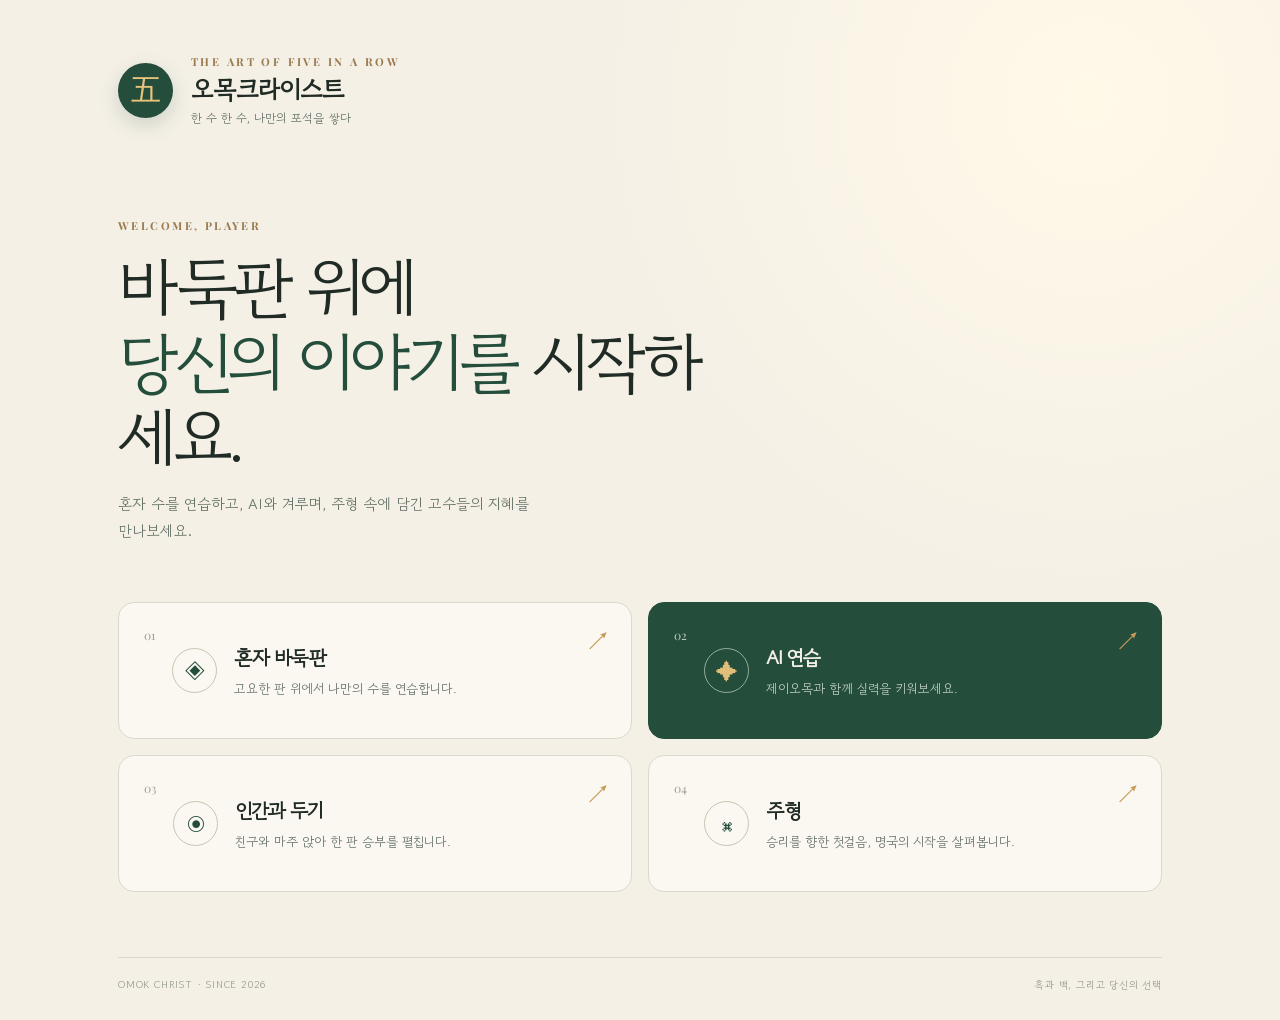
<file: index.html>
<!doctype html>
<html lang="ko">
<head>
  <meta charset="UTF-8" />
  <meta name="viewport" content="width=device-width, initial-scale=1.0" />
  <title>오목크라이스트 · Omok Christ</title>
  <link rel="preconnect" href="https://fonts.googleapis.com" />
  <link rel="preconnect" href="https://fonts.gstatic.com" crossorigin />
  <link href="https://fonts.googleapis.com/css2?family=Gowun+Dodum&family=Playfair+Display:wght@600;700&display=swap" rel="stylesheet" />
  <link rel="stylesheet" href="styles.css" />
</head>
<body class="home-page">
  <main class="home-shell">
    <header class="brand-lockup"><span class="brand-mark">五</span><div><p class="eyebrow">THE ART OF FIVE IN A ROW</p><h1>오목크라이스트</h1><p class="brand-subtitle">한 수 한 수, 나만의 포석을 쌓다</p></div></header>
    <section class="home-intro"><p class="intro-kicker">WELCOME, PLAYER</p><h2>바둑판 위에<br /><em>당신의 이야기를</em> 시작하세요.</h2><p>혼자 수를 연습하고, AI와 겨루며, 주형 속에 담긴 고수들의 지혜를 만나보세요.</p></section>
    <nav class="home-menu" aria-label="게임 메뉴">
      <a class="menu-card card-solo" href="solobaduk.html"><span class="card-number">01</span><span class="menu-icon">◈</span><div><h3>혼자 바둑판</h3><p>고요한 판 위에서 나만의 수를 연습합니다.</p></div><span class="arrow">↗</span></a>
      <a class="menu-card card-ai" href="AIpractice.html"><span class="card-number">02</span><span class="menu-icon">✦</span><div><h3>AI 연습</h3><p>제이오목과 함께 실력을 키워보세요.</p></div><span class="arrow">↗</span></a>
      <a class="menu-card card-human" href="humangame.html"><span class="card-number">03</span><span class="menu-icon">◉</span><div><h3>인간과 두기</h3><p>친구와 마주 앉아 한 판 승부를 펼칩니다.</p></div><span class="arrow">↗</span></a>
      <a class="menu-card card-joseki" href="joseki.html"><span class="card-number">04</span><span class="menu-icon">⌘</span><div><h3>주형</h3><p>승리를 향한 첫걸음, 명국의 시작을 살펴봅니다.</p></div><span class="arrow">↗</span></a>
    </nav>
    <footer class="home-footer"><span>OMOK CHRIST · SINCE 2026</span><span>흑과 백, 그리고 당신의 선택</span></footer>
  </main>
</body>
</html>
</file>
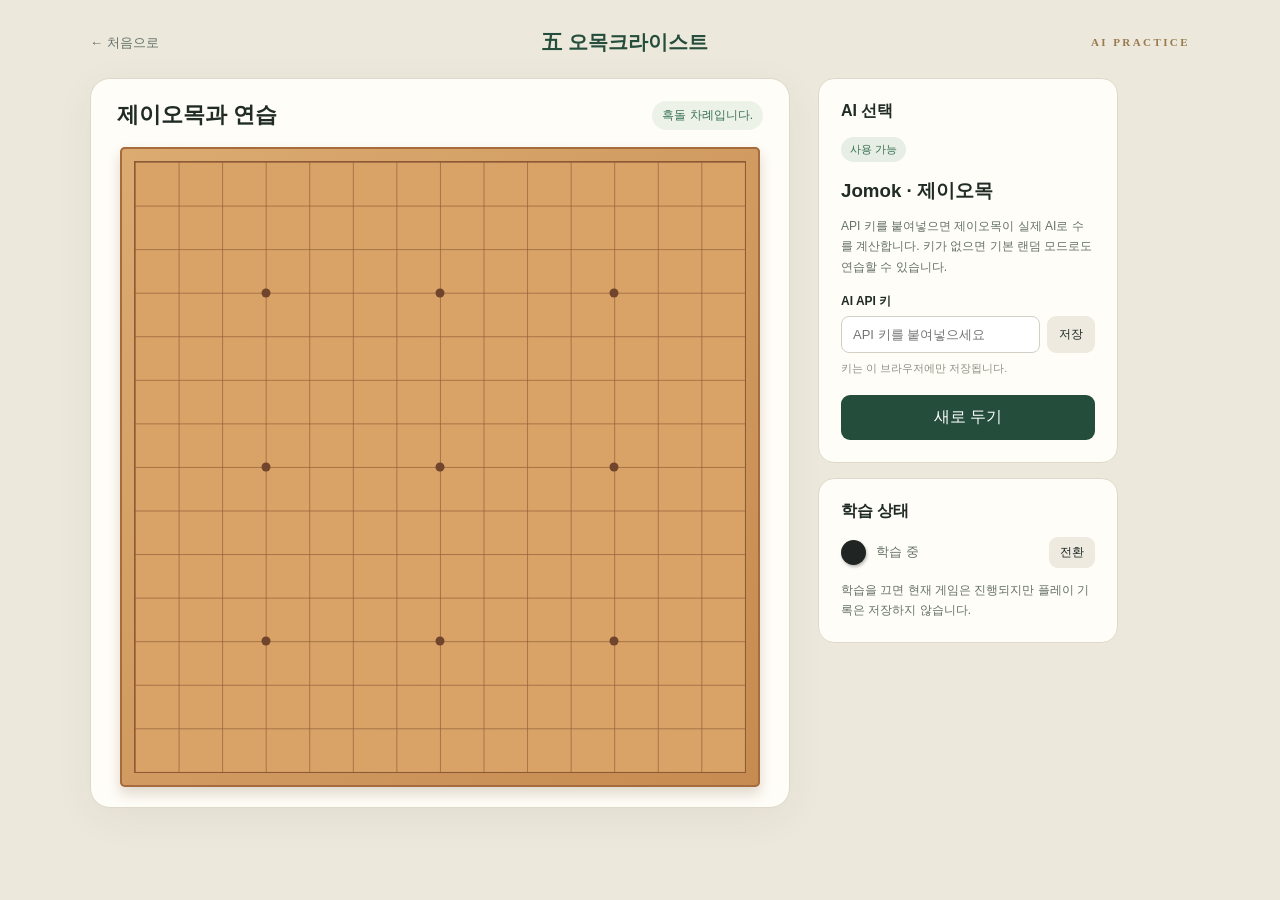
<file: AIpractice.html>
<!doctype html><html lang="ko"><head><meta charset="UTF-8"><meta name="viewport" content="width=device-width, initial-scale=1"><title>AI 연습 · 오목크라이스트</title><link rel="stylesheet" href="styles.css"></head><body class="game-page" data-mode="ai"><header class="game-header"><a class="back-link" href="index.html">← 처음으로</a><a class="game-brand" href="index.html">五 오목크라이스트</a><span class="eyebrow">AI PRACTICE</span></header><main class="game-layout"><section class="board-panel"><div class="board-top"><h1 class="game-title">제이오목과 연습</h1><span id="game-status" class="status-pill">흑돌 차례입니다.</span></div><div class="board-wrap"><div id="board" class="board" role="grid" aria-label="AI 오목판"></div></div></section><aside class="side-panel"><div class="info-card"><h2>AI 선택</h2><span class="tag">사용 가능</span><h3 style="margin:16px 0 4px">Jomok · 제이오목</h3><p class="helper">API 키를 붙여넣으면 제이오목이 실제 AI로 수를 계산합니다. 키가 없으면 기본 랜덤 모드로도 연습할 수 있습니다.</p><label class="api-label" for="ai-api-key">AI API 키</label><div class="api-input-row"><input id="ai-api-key" class="api-input" type="password" placeholder="API 키를 붙여넣으세요" autocomplete="off"><button class="btn secondary api-save" id="save-api-key">저장</button></div><p class="api-note" id="api-status">키는 이 브라우저에만 저장됩니다.</p><div class="button-row"><button class="btn" id="reset-game">새로 두기</button></div></div><div class="info-card"><h2>학습 상태</h2><div class="turn-indicator"><span class="mini-stone black"></span><span id="learning-label">학습 중</span><button class="btn secondary" id="learning-toggle" style="margin-left:auto;padding:7px 11px;font-size:12px">전환</button></div><p class="helper" style="margin-bottom:0">학습을 끄면 현재 게임은 진행되지만 플레이 기록은 저장하지 않습니다.</p></div></aside></main><script src="game.js"></script></body></html>
</file>
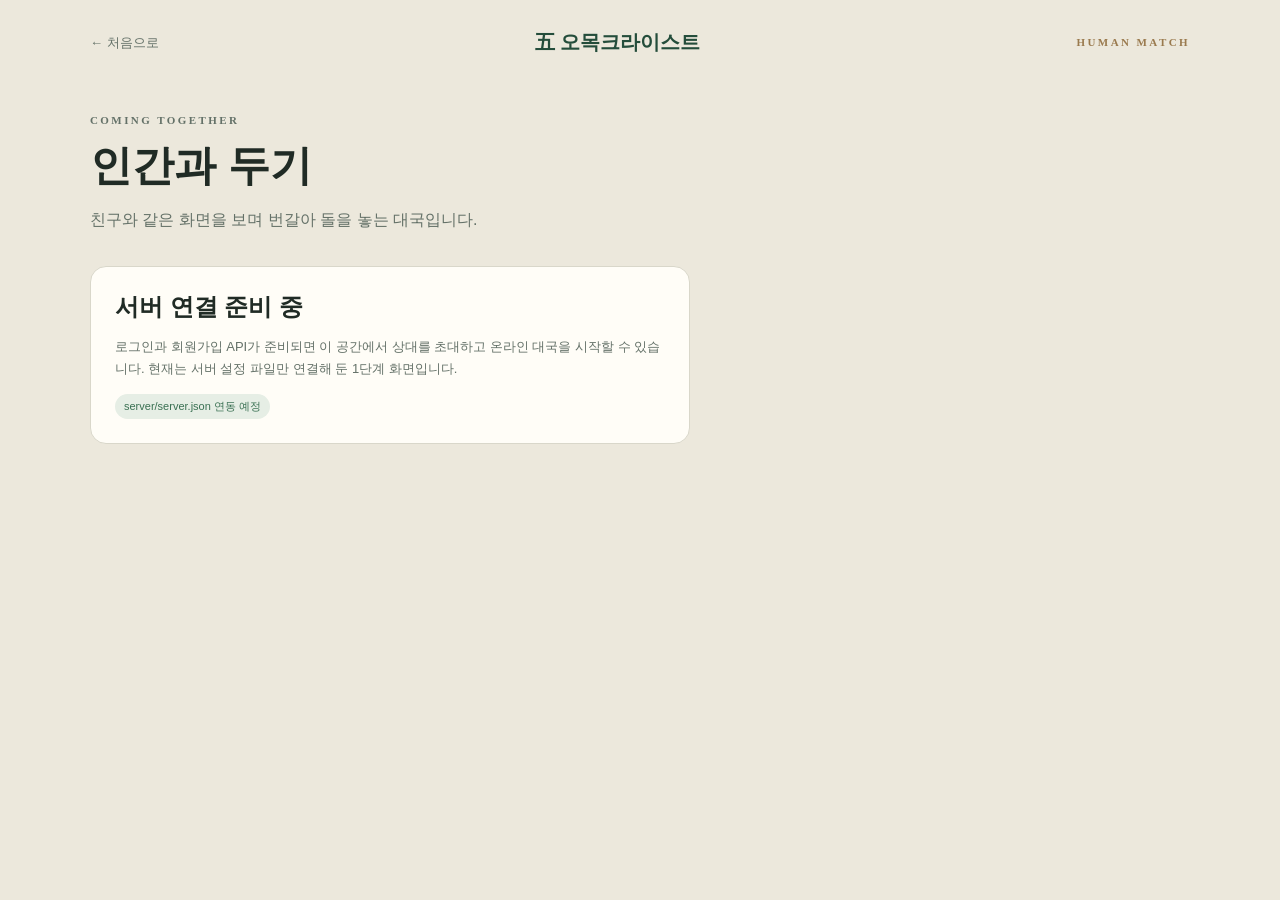
<file: humangame.html>
<!doctype html><html lang="ko"><head><meta charset="UTF-8"><meta name="viewport" content="width=device-width, initial-scale=1"><title>인간과 두기 · 오목크라이스트</title><link rel="stylesheet" href="styles.css"></head><body class="game-page" data-mode="solo"><header class="game-header"><a class="back-link" href="index.html">← 처음으로</a><a class="game-brand" href="index.html">五 오목크라이스트</a><span class="eyebrow">HUMAN MATCH</span></header><main class="page-content"><p class="intro-kicker">COMING TOGETHER</p><h1>인간과 두기</h1><p>친구와 같은 화면을 보며 번갈아 돌을 놓는 대국입니다.</p><div class="feature-card" style="max-width:600px;margin-top:35px"><h2>서버 연결 준비 중</h2><p>로그인과 회원가입 API가 준비되면 이 공간에서 상대를 초대하고 온라인 대국을 시작할 수 있습니다. 현재는 서버 설정 파일만 연결해 둔 1단계 화면입니다.</p><span class="tag">server/server.json 연동 예정</span></div></main></body></html>
</file>
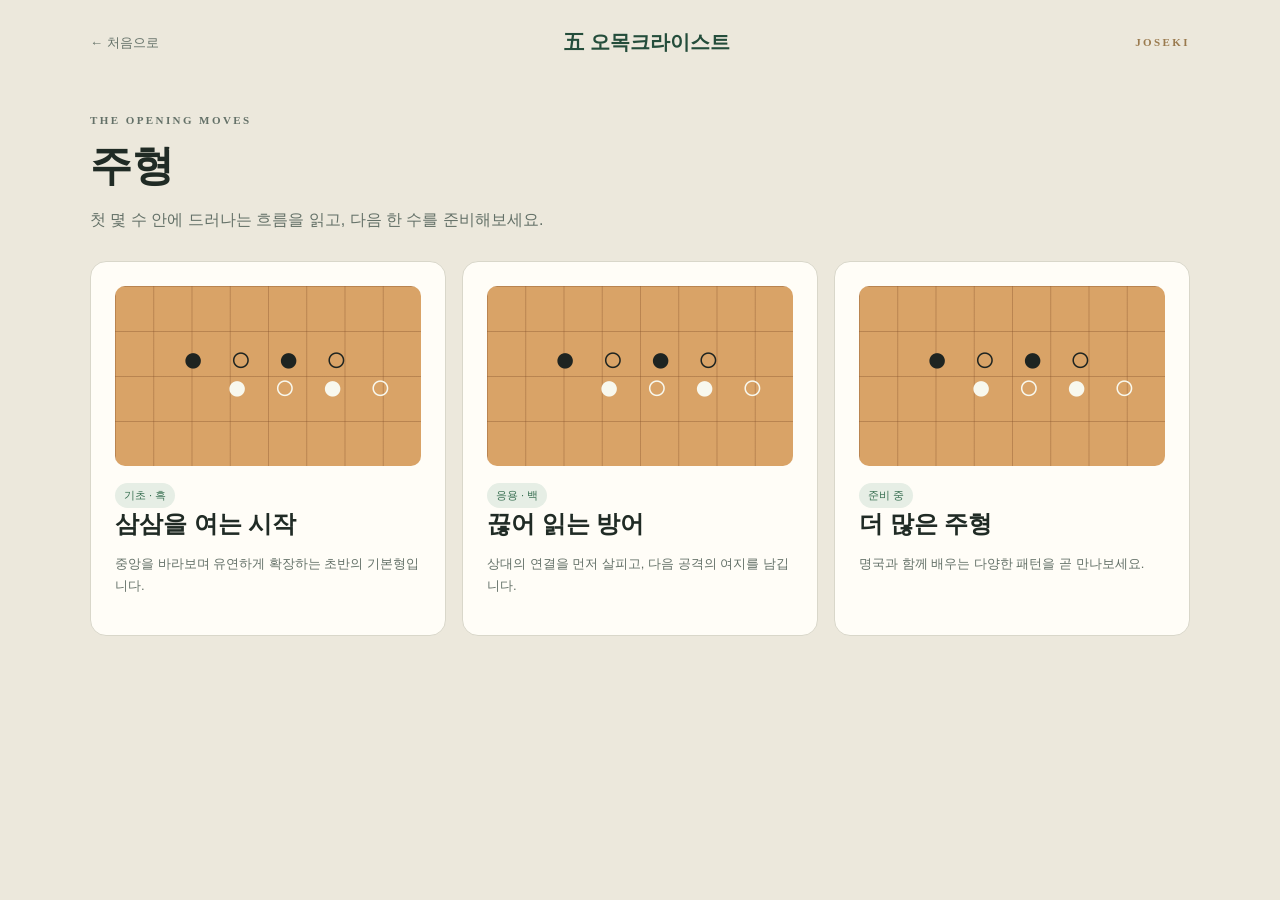
<file: joseki.html>
<!doctype html><html lang="ko"><head><meta charset="UTF-8"><meta name="viewport" content="width=device-width, initial-scale=1"><title>주형 · 오목크라이스트</title><link rel="stylesheet" href="styles.css"></head><body class="game-page"><header class="game-header"><a class="back-link" href="index.html">← 처음으로</a><a class="game-brand" href="index.html">五 오목크라이스트</a><span class="eyebrow">JOSEKI</span></header><main class="page-content"><p class="intro-kicker">THE OPENING MOVES</p><h1>주형</h1><p>첫 몇 수 안에 드러나는 흐름을 읽고, 다음 한 수를 준비해보세요.</p><div class="joseki-grid"><article class="feature-card"><div class="joseki-board"></div><span class="tag">기초 · 흑</span><h2>삼삼을 여는 시작</h2><p>중앙을 바라보며 유연하게 확장하는 초반의 기본형입니다.</p></article><article class="feature-card"><div class="joseki-board"></div><span class="tag">응용 · 백</span><h2>끊어 읽는 방어</h2><p>상대의 연결을 먼저 살피고, 다음 공격의 여지를 남깁니다.</p></article><article class="feature-card"><div class="joseki-board"></div><span class="tag">준비 중</span><h2>더 많은 주형</h2><p>명국과 함께 배우는 다양한 패턴을 곧 만나보세요.</p></article></div></main></body></html>
</file>
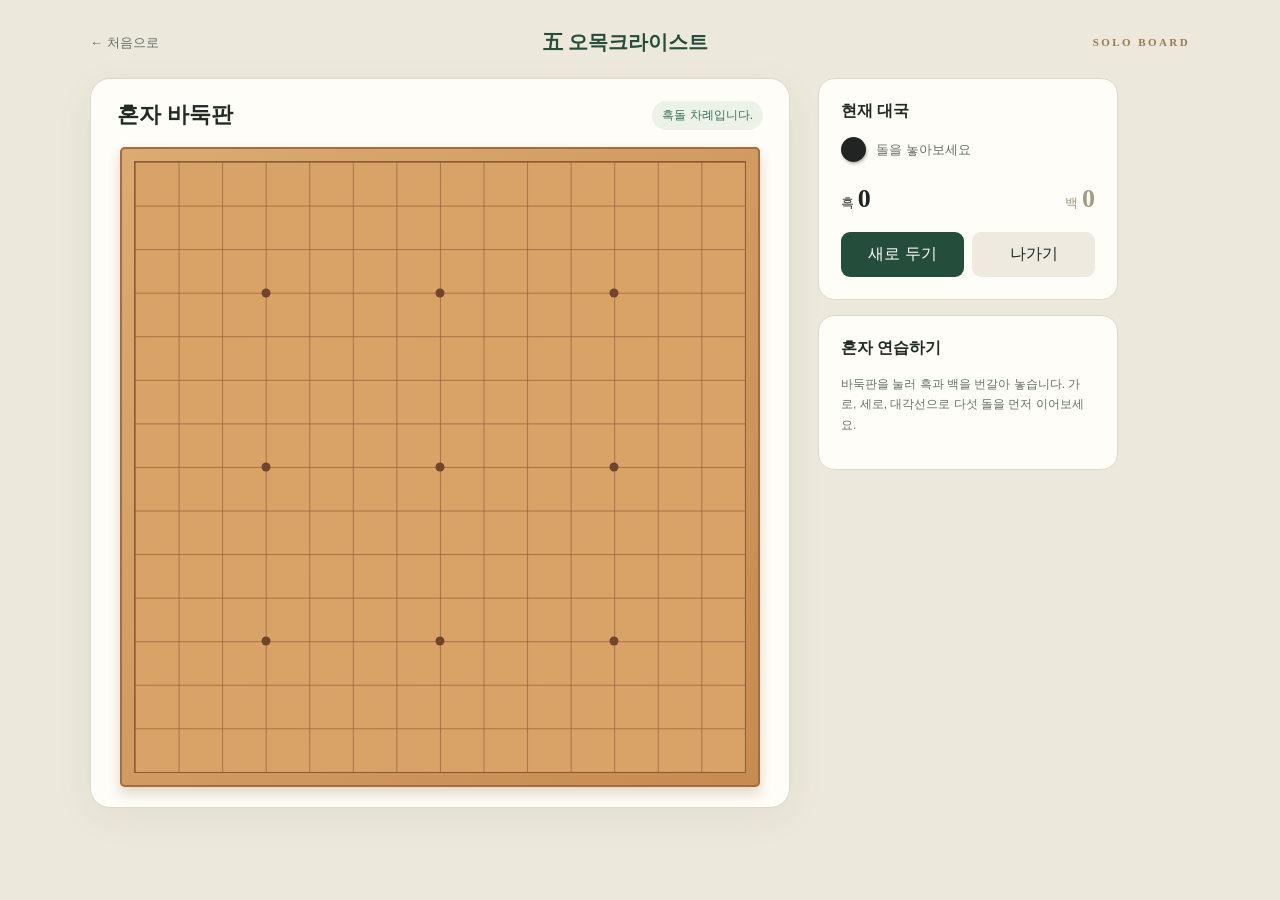
<file: solobaduk.html>
<!doctype html><html lang="ko"><head><meta charset="UTF-8"><meta name="viewport" content="width=device-width, initial-scale=1"><title>혼자 바둑판 · 오목크라이스트</title><link rel="stylesheet" href="styles.css"></head><body class="game-page" data-mode="solo"><header class="game-header"><a class="back-link" href="index.html">← 처음으로</a><a class="game-brand" href="index.html">五 오목크라이스트</a><span class="eyebrow">SOLO BOARD</span></header><main class="game-layout"><section class="board-panel"><div class="board-top"><h1 class="game-title">혼자 바둑판</h1><span id="game-status" class="status-pill">흑돌 차례입니다.</span></div><div class="board-wrap"><div id="board" class="board" role="grid" aria-label="15줄 오목판"></div></div></section><aside class="side-panel"><div class="info-card"><h2>현재 대국</h2><div class="turn-indicator"><span id="turn-stone" class="mini-stone black"></span><span id="game-status-copy">돌을 놓아보세요</span></div><div class="score-row"><span class="score-black">흑 <b id="black-score">0</b></span><span class="score-white">백 <b id="white-score">0</b></span></div><div class="button-row"><button class="btn" id="reset-game">새로 두기</button><a class="btn secondary" href="index.html">나가기</a></div></div><div class="info-card"><h2>혼자 연습하기</h2><p class="helper">바둑판을 눌러 흑과 백을 번갈아 놓습니다. 가로, 세로, 대각선으로 다섯 돌을 먼저 이어보세요.</p></div></aside></main><script src="game.js"></script></body></html>
</file>
<file: styles.css>
:root{--ink:#202b25;--muted:#647168;--cream:#f4f0e6;--paper:#fffdf7;--line:#d9d7ca;--green:#244d3b;--gold:#c69b57;--wood:#dba66a;--wood-dark:#ad7445}*{box-sizing:border-box}body{margin:0;color:var(--ink);background:var(--cream);font-family:'Gowun Dodum',sans-serif}a{color:inherit;text-decoration:none}.home-page{min-height:100vh;background:radial-gradient(circle at 85% 10%,#fff9e8 0,transparent 35%),var(--cream)}.home-shell{max-width:1120px;margin:auto;padding:54px 38px 28px}.brand-lockup{display:flex;align-items:center;gap:18px}.brand-mark{display:grid;place-items:center;width:55px;height:55px;border-radius:50%;background:var(--green);color:#e9c47d;font-family:serif;font-size:30px;box-shadow:0 7px 20px #244d3b2c}.eyebrow,.intro-kicker{margin:0;color:#9a7a4e;font:700 11px/1.4 'Playfair Display',serif;letter-spacing:.22em}.brand-lockup h1{margin:2px 0 0;font-size:25px;letter-spacing:-.05em}.brand-subtitle{margin:2px 0 0;color:var(--muted);font-size:12px}.home-intro{padding:92px 0 43px;max-width:610px}.home-intro h2{margin:14px 0 17px;font-size:clamp(40px,6vw,67px);line-height:1.12;letter-spacing:-.08em;font-weight:400}.home-intro em{font-style:normal;color:var(--green)}.home-intro>p:last-child{max-width:420px;color:var(--muted);line-height:1.8;font-size:15px}.home-menu{display:grid;grid-template-columns:1fr 1fr;gap:16px}.menu-card{position:relative;display:flex;align-items:center;gap:17px;min-height:137px;padding:24px 25px;border:1px solid #dbd9ce;border-radius:16px;background:rgba(255,253,247,.7);transition:.25s}.menu-card:hover{transform:translateY(-5px);box-shadow:0 14px 28px #214e3a15;border-color:#afaa99}.card-number{align-self:flex-start;color:#a19d91;font:12px 'Playfair Display',serif}.menu-icon{display:grid;place-items:center;width:45px;height:45px;border:1px solid #cac4b1;border-radius:50%;color:var(--green);font-size:22px}.menu-card h3{margin:0 0 7px;font-size:20px;letter-spacing:-.07em}.menu-card p{margin:0;color:var(--muted);font-size:13px}.arrow{position:absolute;right:23px;top:21px;color:var(--gold);font-size:22px}.card-ai{background:var(--green);color:#f4f0e6;border-color:var(--green)}.card-ai p,.card-ai .card-number{color:#c0d0c5}.card-ai .menu-icon{border-color:#91ae9a;color:#e2bf78}.home-footer{display:flex;justify-content:space-between;margin-top:65px;padding-top:19px;border-top:1px solid var(--line);color:#9a9c91;font-size:10px;letter-spacing:.08em}.game-page{min-height:100vh;padding:24px;background:#ece8dc}.game-header{max-width:1100px;margin:auto;display:flex;align-items:center;justify-content:space-between;padding:5px 0 22px}.back-link{color:var(--muted);font-size:13px}.game-brand{font-size:20px;color:var(--green);font-weight:bold}.game-layout{max-width:1100px;margin:auto;display:grid;grid-template-columns:minmax(450px,700px) 300px;gap:28px;align-items:start}.board-panel{padding:20px;background:#fffdf7;border:1px solid #ded9cb;border-radius:20px;box-shadow:0 10px 40px #4734180e}.board-top{display:flex;justify-content:space-between;align-items:center;padding:1px 6px 17px}.game-title{margin:0;font-size:22px}.status-pill{padding:6px 10px;border-radius:20px;background:#edf2e9;color:#387255;font-size:12px}.board-wrap{max-width:640px;margin:auto;padding:14px;background:linear-gradient(135deg,#dbab71,#c68b51);border-radius:5px;box-shadow:inset 0 0 0 2px #a76c3e,0 7px 13px #54341730}.board{position:relative;width:100%;aspect-ratio:1;background-color:#d9a367;background-image:linear-gradient(#8e5a35aa 1px,transparent 1px),linear-gradient(90deg,#8e5a35aa 1px,transparent 1px);background-size:calc(100% / 14) calc(100% / 14);border:1px solid #8e5a35}.star{position:absolute;width:9px;height:9px;background:#70452b;border-radius:50%;transform:translate(-50%,-50%)}.stone{position:absolute;width:calc(100% / 15 - 5px);aspect-ratio:1;border-radius:50%;transform:translate(-50%,-50%);z-index:2;box-shadow:2px 3px 4px #5d3d2470;animation:drop .18s ease-out}.stone.black{background:radial-gradient(circle at 35% 28%,#747874,#171b1a 65%)}.stone.white{background:radial-gradient(circle at 32% 25%,#fff,#c8c8bf 72%);border:1px solid #aaa}@keyframes drop{from{transform:translate(-50%,-50%) scale(.2)}to{transform:translate(-50%,-50%) scale(1)}}.side-panel{display:flex;flex-direction:column;gap:15px}.info-card{background:#fffdf7;border:1px solid #ded9cb;border-radius:16px;padding:22px}.info-card h2{margin:0 0 15px;font-size:16px}.turn-indicator{display:flex;align-items:center;gap:10px;color:var(--muted);font-size:13px}.mini-stone{width:25px;height:25px;border-radius:50%;display:inline-block;box-shadow:1px 2px 3px #5556}.mini-stone.black{background:#202422}.mini-stone.white{background:#fafafa;border:1px solid #aaa}.score-row{display:flex;justify-content:space-between;margin-top:22px;font-size:13px}.score-row b{font:700 26px 'Playfair Display',serif}.score-black{color:#202422}.score-white{color:#a49b87}.btn{display:inline-flex;justify-content:center;align-items:center;border:0;border-radius:9px;padding:12px 16px;background:var(--green);color:white;font:inherit;cursor:pointer}.btn.secondary{background:#eeeae0;color:var(--ink)}.button-row{display:flex;gap:8px;margin-top:18px}.button-row .btn{flex:1}.helper{color:var(--muted);line-height:1.7;font-size:12px}.page-content{max-width:1100px;margin:35px auto}.page-content h1{font-size:42px;margin:10px 0}.page-content>p{color:var(--muted)}.ai-grid,.joseki-grid{display:grid;grid-template-columns:repeat(3,1fr);gap:16px;margin-top:30px}.feature-card{padding:24px;background:var(--paper);border:1px solid var(--line);border-radius:16px}.feature-card h2{margin:0 0 10px}.feature-card p{color:var(--muted);line-height:1.7;font-size:13px}.tag{display:inline-block;padding:5px 9px;background:#e6eee5;color:#397052;border-radius:20px;font-size:11px}.joseki-board{height:180px;margin-bottom:17px;border-radius:10px;background-color:#d9a367;background-image:linear-gradient(#89562f66 1px,transparent 1px),linear-gradient(90deg,#89562f66 1px,transparent 1px);background-size:12.5% 25%;position:relative;overflow:hidden}.joseki-board:after{content:'●  ○  ●  ○';position:absolute;top:52px;left:22%;font-size:36px;letter-spacing:8px;color:#1e2421;text-shadow:44px 28px #f8f8ee}.empty-note{padding:50px 20px;text-align:center;color:var(--muted);border:1px dashed #c6c3b8;border-radius:14px}@media(max-width:800px){.home-shell{padding:35px 20px}.home-intro{padding:70px 0 36px}.home-menu{grid-template-columns:1fr}.home-footer{gap:15px;flex-direction:column}.game-layout{grid-template-columns:1fr}.game-page{padding:15px}.game-header{padding-bottom:15px}.board-panel{padding:12px}.ai-grid,.joseki-grid{grid-template-columns:1fr}.page-content h1{font-size:34px}}@media(max-width:500px){.game-title{font-size:18px}.board-wrap{padding:8px}.board-top{padding:5px 2px 12px}.home-intro h2{font-size:42px}}.api-label{display:block;margin-top:16px;margin-bottom:6px;color:var(--ink);font-size:12px;font-weight:bold}.api-input-row{display:flex;gap:7px}.api-input{width:100%;min-width:0;border:1px solid #d3d0c5;border-radius:8px;padding:10px 11px;background:#fff;color:var(--ink);font:13px 'Gowun Dodum',sans-serif;outline:none}.api-input:focus{border-color:var(--green);box-shadow:0 0 0 3px #244d3b14}.api-save{padding:9px 12px;font-size:12px;white-space:nowrap}.api-note{margin:7px 0 0;color:#8c9085;font-size:11px;line-height:1.5}.api-note.error{color:#a75245}
</file>
